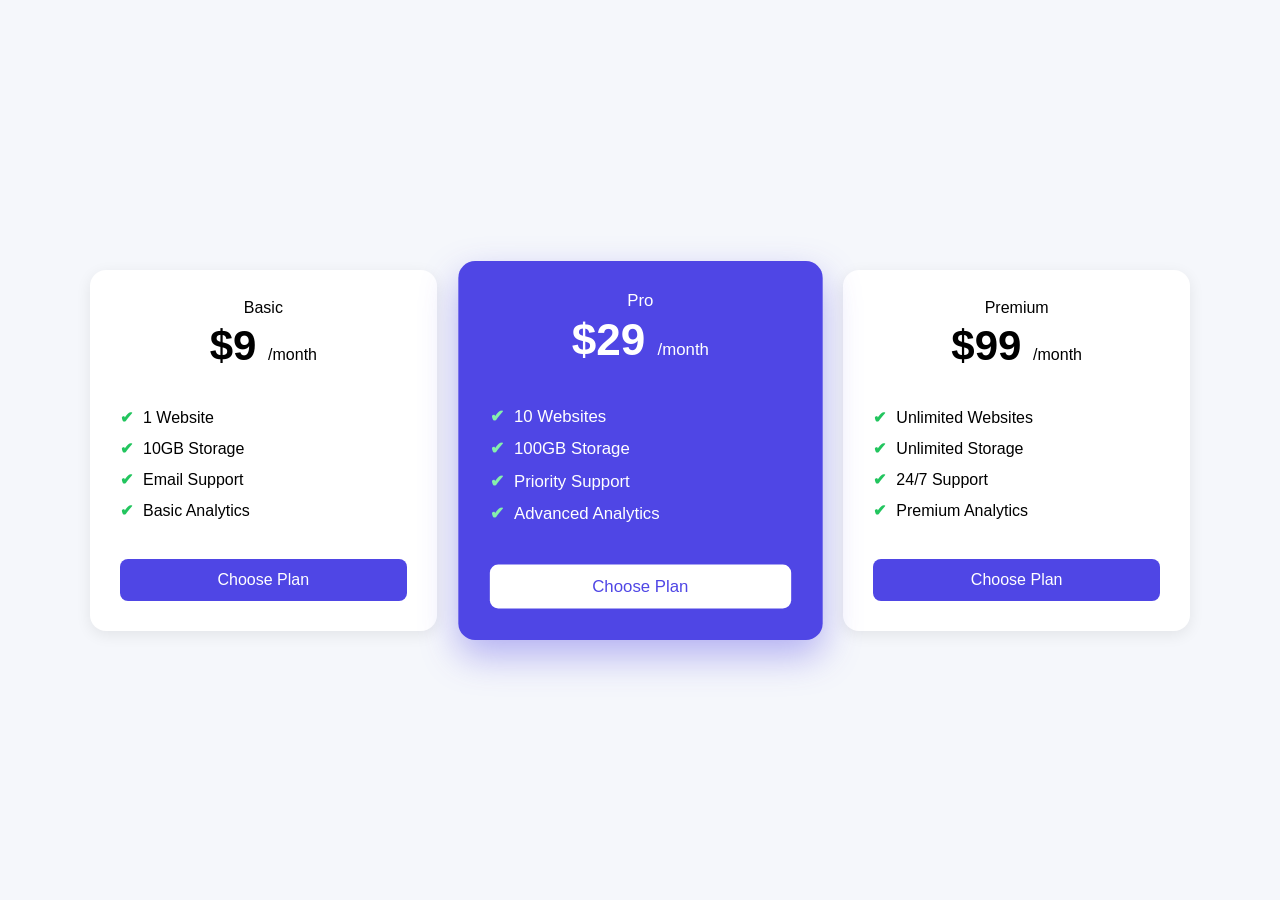
<file: pricing-flex.html>
<!doctype html>
<html lang="en">
    <head>
        <meta charset="UTF-8" />
        <meta name="viewport" content="width=device-width, initial-scale=1.0" />
        <link rel="stylesheet" href="./assets/css/reset.css" />
        <link rel="stylesheet" href="./assets/css/style.css" />
        <title>Pricing Table</title>
    </head>
    <body id="table">
        <section class="pricing">
            <div class="pricing-card">
                <h2>Basic</h2>
                <p class="price">
                    $9
                    <span>/month</span>
                </p>
                <ul class="features">
                    <li>1 Website</li>
                    <li>10GB Storage</li>
                    <li>Email Support</li>
                    <li>Basic Analytics</li>
                </ul>
                <button>Choose Plan</button>
            </div>
            <div class="pricing-card">
                <h2>Pro</h2>
                <p class="price">
                    $29
                    <span>/month</span>
                </p>
                <ul class="features">
                    <li>10 Websites</li>
                    <li>100GB Storage</li>
                    <li>Priority Support</li>
                    <li>Advanced Analytics</li>
                </ul>
                <button>Choose Plan</button>
            </div>
            <div class="pricing-card">
                <h2>Premium</h2>
                <p class="price">
                    $99
                    <span>/month</span>
                </p>
                <ul class="features">
                    <li>Unlimited Websites</li>
                    <li>Unlimited Storage</li>
                    <li>24/7 Support</li>
                    <li>Premium Analytics</li>
                </ul>
                <button>Choose Plan</button>
            </div>
        </section>
    </body>
</html>
</file>
<file: assets/css/style.css>
/* Common */
body {
    font-family: Arial, Helvetica, sans-serif;
}
h1 {
    font-size: 1.5em;
    font-weight: bold;
}
strong,
b {
    font-weight: bold;
}
p {
    line-height: 20px;
}

/* =============================== */
/* CV */
#cv-page {
    background-color: bisque;
}
#cv-page hr {
    border-top: 2px solid #333;
}
#cv-page ul {
    display: block;
    list-style-type: disc;
    margin-block-start: 1em;
    margin-block-end: 1em;
    padding-inline-start: 20px;
}
#cv-page li {
    display: list-item;
    line-height: 1.4;
}

#cv-page h1 {
    font-style: normal;
    font-weight: 700;
}
#cv-page .container {
    background-color: white;
    max-width: 772px;
    margin-top: 44px;
    margin-left: auto;
    margin-right: auto;
}
#cv-page .header {
    text-align: center;
    padding-top: 44px;
}
#cv-page .content {
    max-width: 636px;
    margin-top: 35px;
    margin-left: auto;
    margin-right: auto;
}
#cv-page .job-name {
    display: flex;
    justify-content: space-between;
}
#cv-page .job-title,
#cv-page .date {
    font-weight: 700;
}
#cv-page .container {
    display: flex;
    max-width: 1000px;
    margin: 44px auto;
    background: #fff;
}
#cv-page .sidebar {
    width: 280px;
    background: #2c3e50;
    color: white;
    padding: 30px;
    box-sizing: border-box;

    display: flex;
    flex-direction: column;
    align-items: center;
}
#cv-page .avatar {
    width: 180px;
    height: 180px;
    object-fit: cover;
    border-radius: 50%;
    margin-bottom: 25px;
}
#cv-page .personal-info {
    width: 100%;
}
#cv-page .personal-info h2 {
    margin-top: 20px;
    margin-bottom: 10px;
    font-size: 18px;
    font-weight: bold;
    border-bottom: 1px solid rgba(255, 255, 255, 0.3);
    padding-bottom: 5px;
}
#cv-page .personal-info p {
    margin-bottom: 8px;
}
#cv-page .personal-info ul {
    margin-top: 10px;
    padding-left: 20px;
}
#cv-page .personal-info li {
    margin-bottom: 6px;
}
#cv-page .main-content {
    flex: 1;
}
#cv-page .content {
    max-width: 100%;
    padding: 35px;
    box-sizing: border-box;
}
/* =================================== */
/* Table*/

#table {
    font-family: Arial, sans-serif;
    background: #f5f7fb;
    min-height: 100vh;

    display: flex;
    justify-content: center;
    align-items: center;
}
#table .pricing {
    display: flex;
    justify-content: center;
    align-items: stretch;
    gap: 30px;
    width: 100%;
    max-width: 1100px;
    padding: 20px;
}
#table .pricing-card {
    flex: 1;
    max-width: 320px;
    background: #fff;
    border-radius: 16px;
    padding: 30px;
    display: flex;
    flex-direction: column;
    align-items: center;
    text-align: center;
    box-shadow: 0 4px 15px rgba(0, 0, 0, 0.08);
    transition: all 0.3s ease;
}
#table .pricing-card:hover {
    transform: translateY(-10px);
    box-shadow: 0 15px 35px rgba(0, 0, 0, 0.18);
}
#table .pricing-card:nth-child(2) {
    background: #4f46e5;
    color: white;
    transform: scale(1.05);
    box-shadow: 0 15px 35px rgba(79, 70, 229, 0.4);
}
#table .pricing-card:nth-child(2):hover {
    transform: scale(1.05) translateY(-10px);
    box-shadow: 0 20px 40px rgba(79, 70, 229, 0.5);
}
#table .pricing-card:nth-child(2) button {
    background: white;
    color: #4f46e5;
}
#table .price {
    margin: 20px 0;

    font-size: 42px;
    font-weight: bold;
}
#table .price span {
    font-size: 16px;
    font-weight: normal;
}
#table .features {
    list-style: none;
    width: 100%;
    text-align: left;
    margin: 25px 0;
}
#table .features li {
    margin-bottom: 15px;
}
#table .features li::before {
    content: "✔";
    color: #22c55e;
    font-weight: bold;
    margin-right: 10px;
}
#table .pricing-card:nth-child(2) .features li::before {
    color: #86efac;
}
#table button {
    margin-top: auto;
    width: 100%;
    padding: 12px;
    border: none;
    border-radius: 8px;
    background: #4f46e5;
    color: white;
    font-size: 16px;
    cursor: pointer;
    transition: all 0.3s ease;
}
#table button:hover {
    opacity: 0.9;
}
#table button:active {
    transform: scale(0.97);
}
/* =================================== */
/* Product list */
#products-page {
    font-family: Arial, sans-serif;
    background: #f5f7fb;
    min-height: 100vh;
    padding: 50px 20px;
}
#products-page .container {
    max-width: 1200px;
    margin: 0 auto;
}
#products-page h1 {
    text-align: center;
    margin-bottom: 40px;
}
#products-page .product-list {
    display: flex;
    flex-wrap: wrap;
    gap: 30px;
}
#products-page .product-card {
    flex: 0 0 calc((100% - 60px) / 3);
    background: white;
    border-radius: 12px;
    overflow: hidden;
    display: flex;
    flex-direction: column;
    box-shadow: 0 4px 10px rgba(0, 0, 0, 0.08);
    transition: all 0.3s ease;
}
#products-page .product-card:hover {
    transform: translateY(-8px);
    box-shadow: 0 12px 25px rgba(0, 0, 0, 0.18);
}
#products-page .product-card img {
    width: 100%;
    height: 220px;
    object-fit: contain;
}
#products-page .product-card h2 {
    font-size: 20px;
    margin: 20px 20px 10px;
}
#products-page .price {
    margin: 0 20px;
    font-size: 22px;
    font-weight: bold;
    color: #e63946;
}
#products-page button {
    margin: auto 20px 20px;
    padding: 12px;
    border: none;
    border-radius: 8px;
    background: #2563eb;
    color: white;
    cursor: pointer;
    transition: 0.3s;
}
#products-page button:hover {
    background: #1d4ed8;
}
#products-page button:active {
    transform: scale(0.98);
}
/* ======================================= */
/* Form Register */
#register-page {
    font-family: Arial, sans-serif;
    background: #f2f2f2;
    min-height: 100vh;
    display: flex;
    justify-content: center;
    align-items: center;
}
#register-page .container {
    width: 900px;
    height: 550px;
    display: flex;
    background: #fff;
    border-radius: 12px;
    overflow: hidden;
    box-shadow: 0 15px 40px rgba(0, 0, 0, 0.15);
}
#register-page .form-section {
    flex: 1;
    display: flex;
    justify-content: center;
    align-items: center;
    padding: 40px;
}
#register-page .register-form {
    width: 100%;
    max-width: 320px;
    display: flex;
    flex-direction: column;
}
#register-page .register-form h1 {
    font-size: 32px;
    color: #333;
    margin-bottom: 10px;
}
#register-page .desc {
    font-size: 14px;
    line-height: 1.5;
    color: #888;
    margin-bottom: 25px;
}
#register-page input[type="email"],
#register-page input[type="password"] {
    width: 100%;
    padding: 12px 14px;
    border: 1px solid #ddd;
    outline: none;
    margin-bottom: 12px;
    transition: 0.3s;
}
#register-page input:focus {
    border-color: #3b82f6;
}
#register-page .agree {
    display: flex;
    align-items: center;
    gap: 8px;
    font-size: 13px;
    color: #666;
    margin: 8px 0 20px;
}
#register-page .agree input {
    width: auto;
}
#register-page button {
    border: none;
    border-radius: 4px;
    padding: 12px;
    color: white;
    cursor: pointer;
    transition: all 0.3s ease;
}
#register-page button:hover {
    opacity: 0.9;
}
#register-page button:active {
    transform: scale(0.98);
}
#register-page .register-btn {
    background: #3b82f6;
}
#register-page .google {
    background: #db4437;
}
#register-page .image-section {
    flex: 1;
}
#register-page .image-section img {
    width: 100%;
    height: 100%;
    object-fit: cover;
}
</file>
